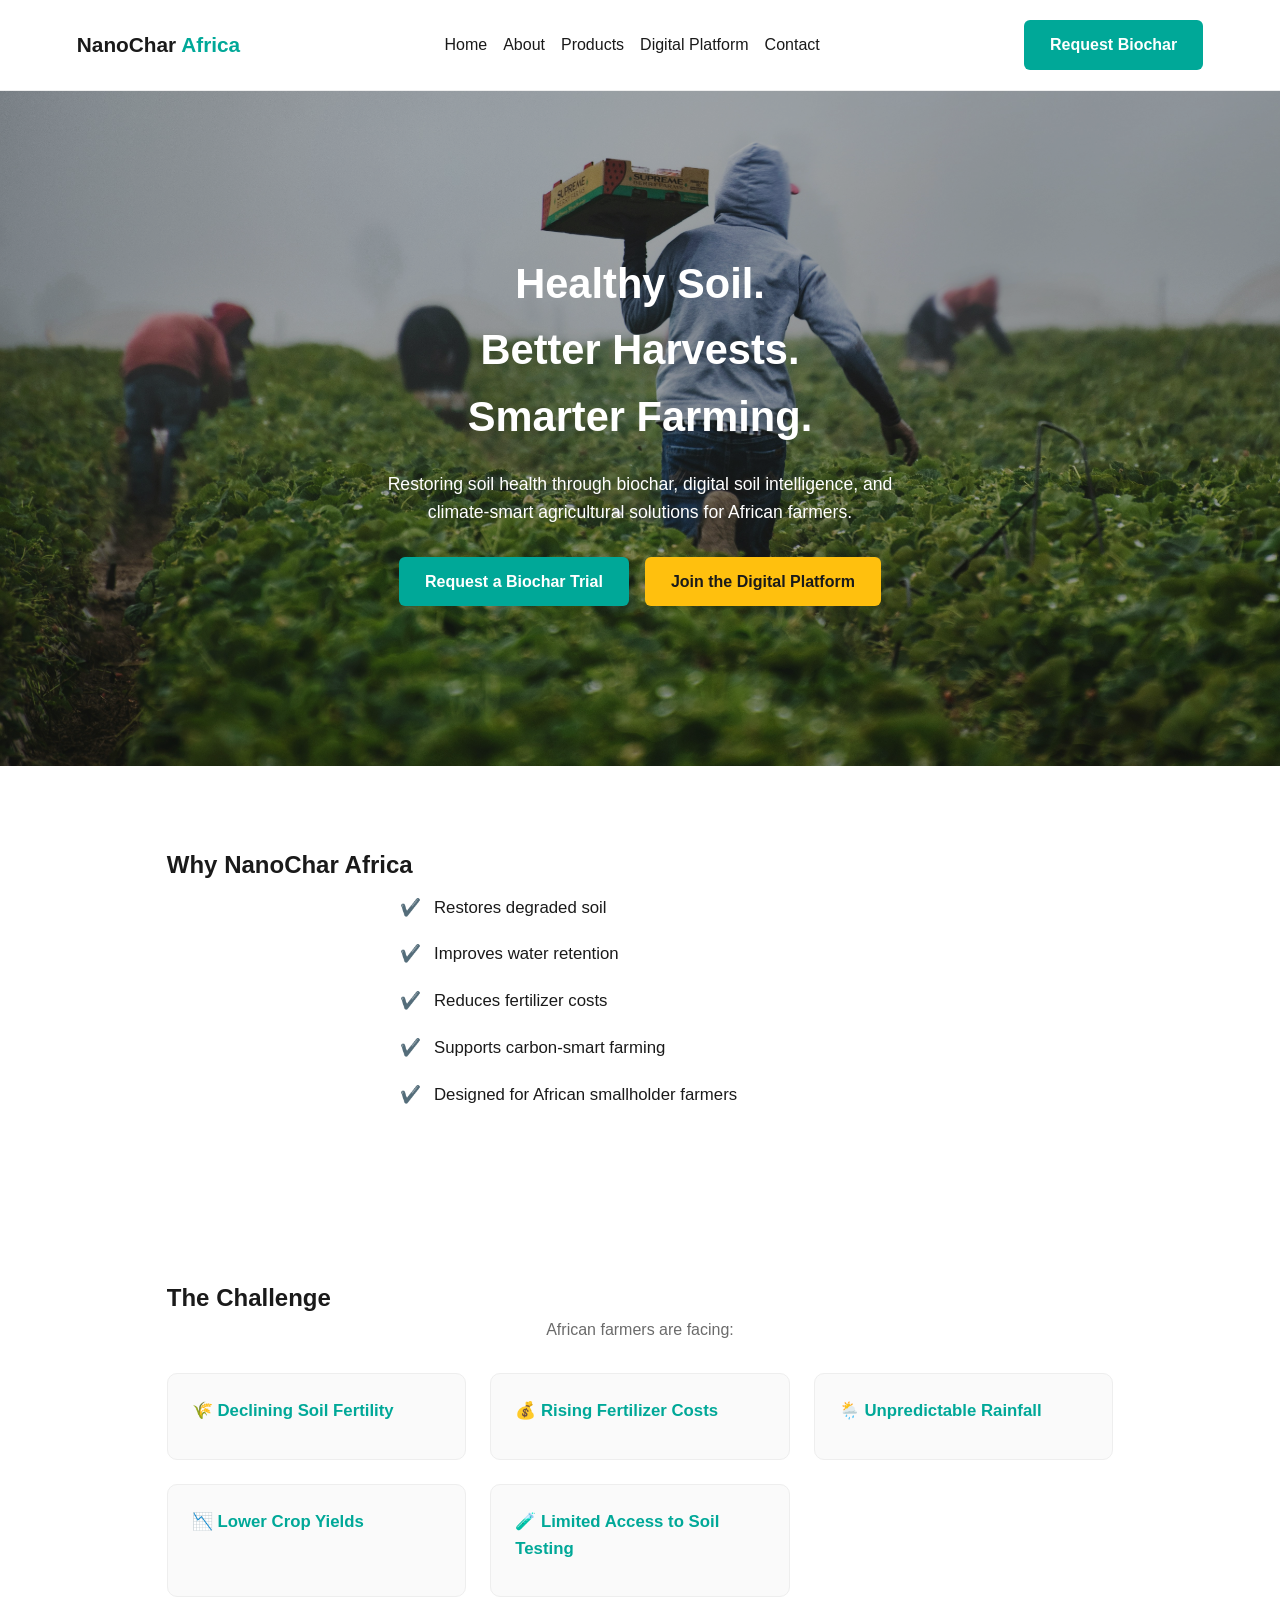
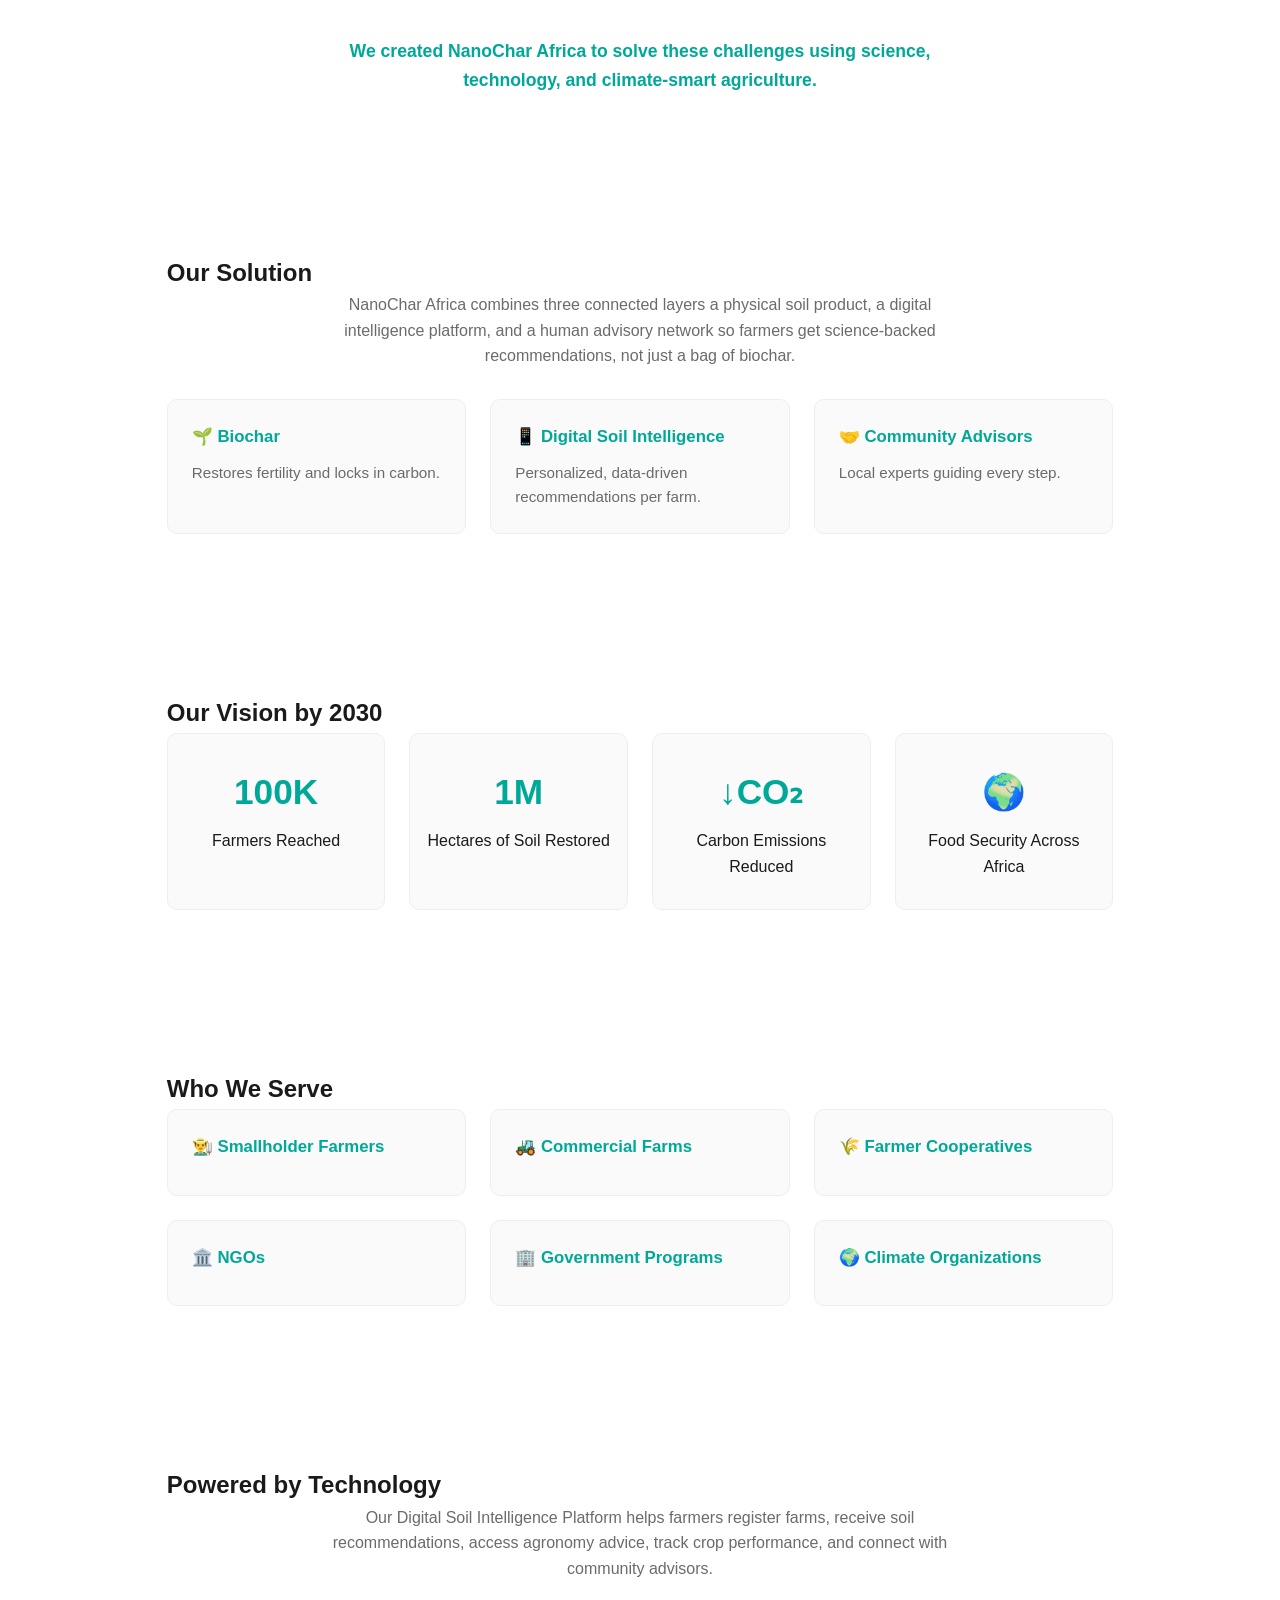
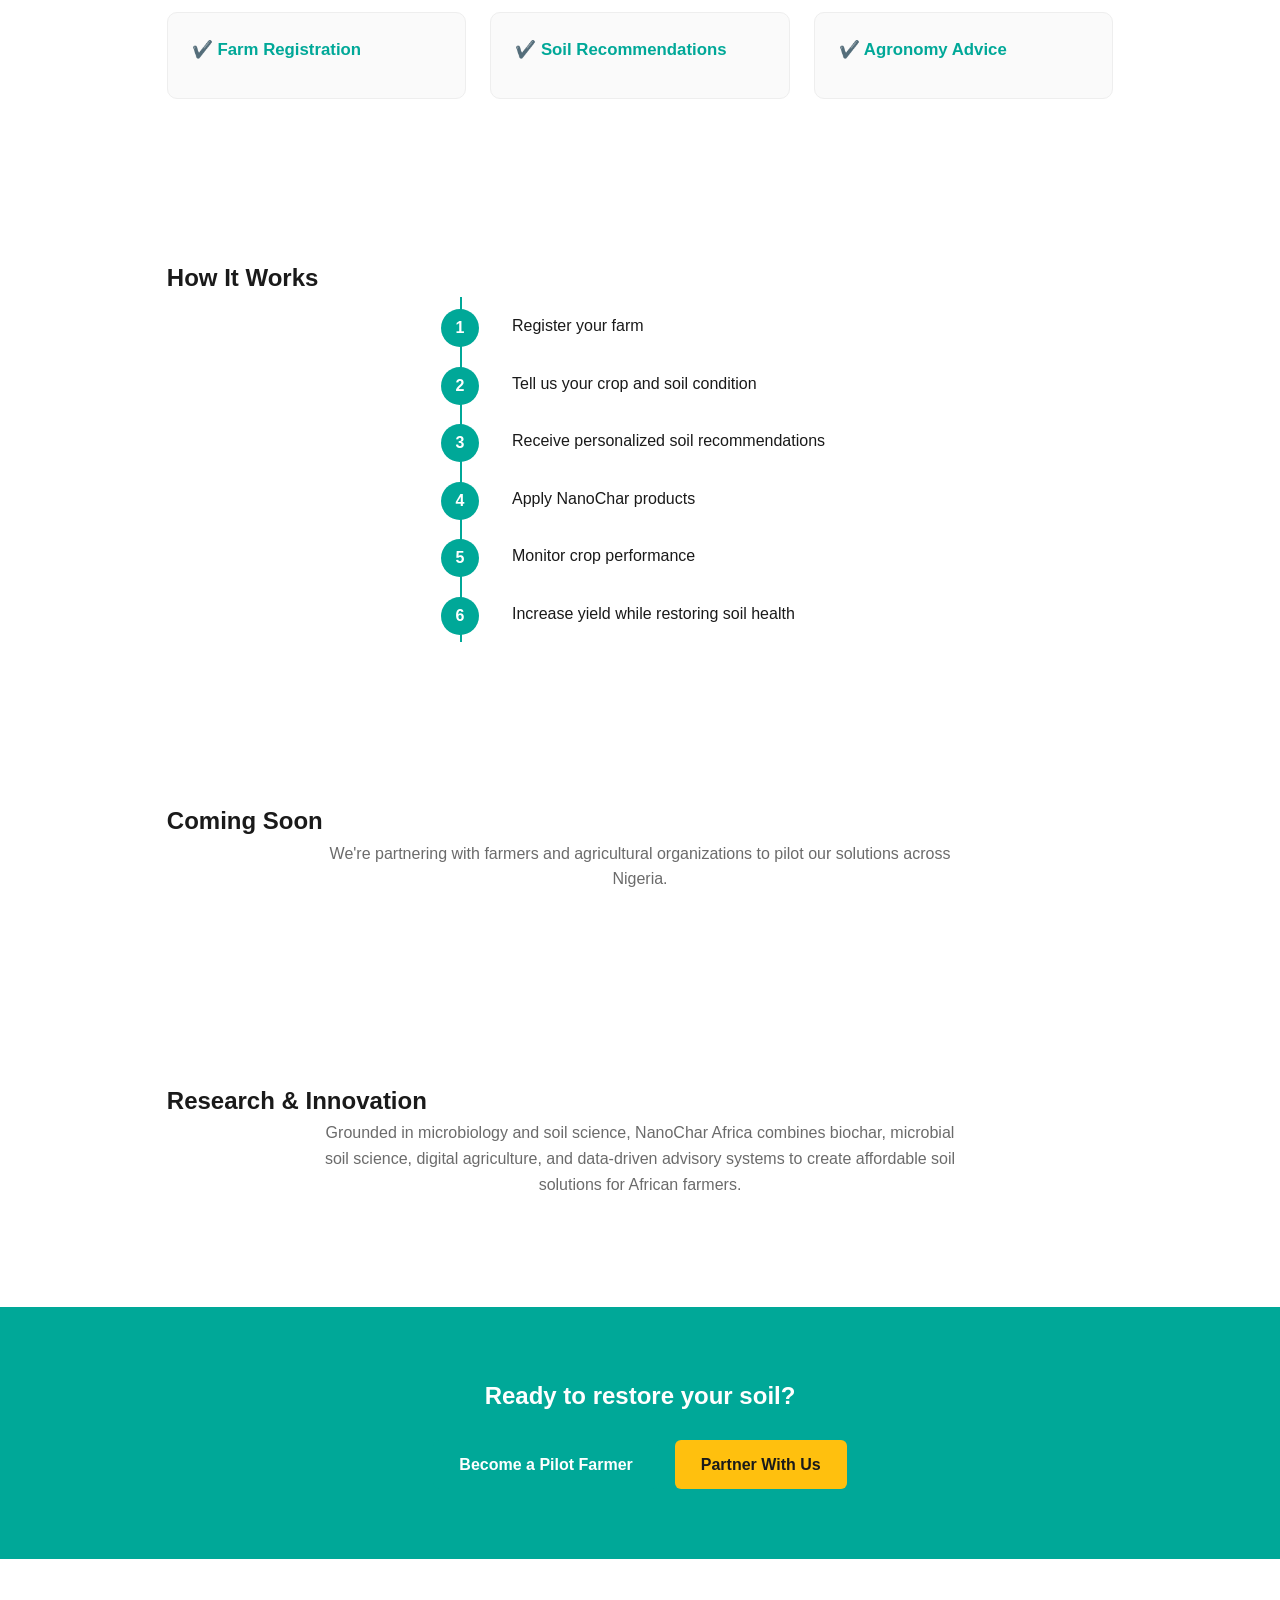
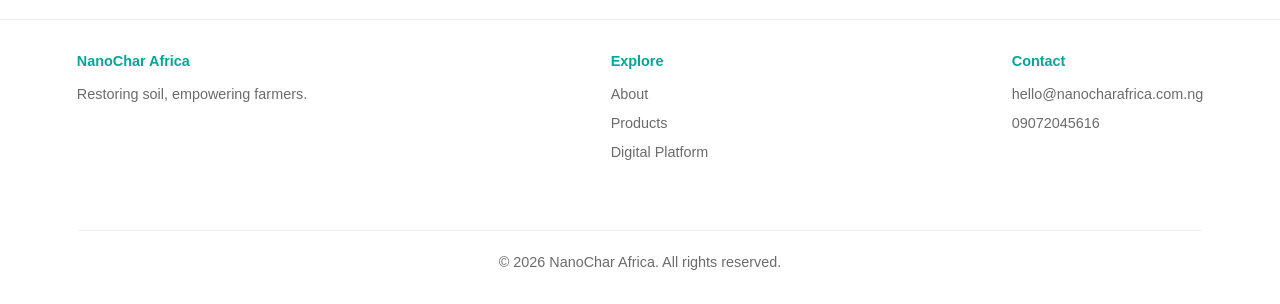
<file: index.html>
<!DOCTYPE html>
<html lang="en">
<head>
    <meta charset="UTF-8">
    <meta name="viewport" content="width=device-width, initial-scale=1.0">
  <title>NanoChar Africa | Healthy Soil, Better Harvests</title>
  <link rel="stylesheet" href="style.css">
<link rel="icon" type="image/png" href="images/logo.jpeg">
<a href="index.html" class="logo-group">
  

</a>
</head>
<body>
   <body>

  <!-- HEADER — unchanged from Day 1, keep as-is -->
  <header class="site-header">
  <div class="logo">NanoChar <span>Africa</span></div>
  <nav id="siteNav">
    <a href="../index.html">Home</a>
    <a href="pages/about.html">About</a>
    <a href="pages/products.html">Products</a>
    <a href="pages/platform.html">Digital Platform</a>
    <a href="pages/contact.html">Contact</a>
  </nav>
  <div class="header-actions">
    <a class="btn btn-primary" href="pages/contact.html">Request Biochar</a>
    <button class="hamburger" id="hamburgerBtn" aria-label="Toggle menu">
      <span></span><span></span><span></span>
    </button>
  </div>
</header>

  <!-- HERO — unchanged structure, updated button text -->
  <section class="hero">
    <div class="hero-text">
      <h1>Healthy Soil.<br>Better Harvests.<br>Smarter Farming.</h1>
      <p>Restoring soil health through biochar, digital soil intelligence,
         and climate-smart agricultural solutions for African farmers.</p>
      <div class="hero-buttons">
        <a href="pages/contact.html" class="btn btn-primary">Request a Biochar Trial</a>
        <a href="pages/platform.html" class="btn btn-secondary">Join the Digital Platform</a>
      </div>
    </div>
  </section>

  <!-- NEW: Why NanoChar Africa -->
  <section class="section">
    <h2 class="section-title">Why NanoChar Africa</h2>
    <ul class="check-list">
      <li>Restores degraded soil</li>
      <li>Improves water retention</li>
      <li>Reduces fertilizer costs</li>
      <li>Supports carbon-smart farming</li>
      <li>Designed for African smallholder farmers</li>
    </ul>
  </section>

  <!-- REPLACED: The Challenge (was 4 plain cards, now 5 with icons + bridge line) -->
  <section class="section">
    <h2 class="section-title">The Challenge</h2>
    <p class="section-intro">African farmers are facing:</p>
    <div class="card-grid card-grid-3">
      <div class="card"><h3>🌾 Declining Soil Fertility</h3></div>
      <div class="card"><h3>💰 Rising Fertilizer Costs</h3></div>
      <div class="card"><h3>🌦️ Unpredictable Rainfall</h3></div>
      <div class="card"><h3>📉 Lower Crop Yields</h3></div>
      <div class="card"><h3>🧪 Limited Access to Soil Testing</h3></div>
    </div>
    <p class="bridge-text">We created NanoChar Africa to solve these challenges using science, technology, and climate-smart agriculture.</p>
  </section>

  <!-- REPLACED: Our Solution (same 3 cards, now with an intro paragraph) -->
  <section class="section">
    <h2 class="section-title">Our Solution</h2>
    <p class="section-intro">
      NanoChar Africa combines three connected layers a physical soil product, a digital
      intelligence platform, and a human advisory network so farmers get science-backed
      recommendations, not just a bag of biochar.
    </p>
    <div class="card-grid card-grid-3">
      <div class="card"><h3>🌱 Biochar</h3><p>Restores fertility and locks in carbon.</p></div>
      <div class="card"><h3>📱 Digital Soil Intelligence</h3><p>Personalized, data-driven recommendations per farm.</p></div>
      <div class="card"><h3>🤝 Community Advisors</h3><p>Local experts guiding every step.</p></div>
    </div>
  </section>

  <!-- NEW: Our Vision (impact numbers) -->
  <section class="section">
    <h2 class="section-title">Our Vision by 2030</h2>
    <div class="card-grid card-grid-4">
      <div class="stat-card"><div class="stat-number">100K</div><p>Farmers Reached</p></div>
      <div class="stat-card"><div class="stat-number">1M</div><p>Hectares of Soil Restored</p></div>
      <div class="stat-card"><div class="stat-number">↓CO₂</div><p>Carbon Emissions Reduced</p></div>
      <div class="stat-card"><div class="stat-number">🌍</div><p>Food Security Across Africa</p></div>
    </div>
  </section>

  <!-- NEW: Who We Serve -->
  <section class="section">
    <h2 class="section-title">Who We Serve</h2>
    <div class="card-grid card-grid-3">
      <div class="card"><h3>👨‍🌾 Smallholder Farmers</h3></div>
      <div class="card"><h3>🚜 Commercial Farms</h3></div>
      <div class="card"><h3>🌾 Farmer Cooperatives</h3></div>
      <div class="card"><h3>🏛️ NGOs</h3></div>
      <div class="card"><h3>🏢 Government Programs</h3></div>
      <div class="card"><h3>🌍 Climate Organizations</h3></div>
    </div>
  </section>

  <!-- NEW: Powered by Technology -->
  <section class="section">
    <h2 class="section-title">Powered by Technology</h2>
    <p class="section-intro">
      Our Digital Soil Intelligence Platform helps farmers register farms, receive soil
      recommendations, access agronomy advice, track crop performance, and connect with
      community advisors.
    </p>
    <div class="card-grid card-grid-3">
      <div class="card"><h3>✔️ Farm Registration</h3></div>
      <div class="card"><h3>✔️ Soil Recommendations</h3></div>
      <div class="card"><h3>✔️ Agronomy Advice</h3></div>
    </div>
  </section>

  <!-- EXISTING: How It Works (unchanged CSS, updated to 6 steps) -->
  <section class="section">
    <h2 class="section-title">How It Works</h2>
    <ol class="steps">
      <li>Register your farm</li>
      <li>Tell us your crop and soil condition</li>
      <li>Receive personalized soil recommendations</li>
      <li>Apply NanoChar products</li>
      <li>Monitor crop performance</li>
      <li>Increase yield while restoring soil health</li>
    </ol>
  </section>

  <!-- NEW: Coming Soon (testimonial placeholder) -->
  <section class="section section-center">
    <h2 class="section-title">Coming Soon</h2>
    <p class="section-intro">
      We're partnering with farmers and agricultural organizations to pilot our solutions across Nigeria.
    </p>
  </section>

  <!-- NEW: Research & Innovation -->
  <section class="section">
    <h2 class="section-title">Research & Innovation</h2>
    <p class="section-intro">
      Grounded in microbiology and soil science, NanoChar Africa combines biochar,
      microbial soil science, digital agriculture, and data-driven advisory systems
      to create affordable soil solutions for African farmers.
    </p>
  </section>

  <!-- REPLACED: CTA banner (was Request Biochar / Register Platform) -->
  <section class="cta-banner">
    <h2>Ready to restore your soil?</h2>
    <div class="hero-buttons">
      <a href="pages/contact.html" class="btn btn-primary">Become a Pilot Farmer</a>
      <a href="pages/contact.html" class="btn btn-secondary">Partner With Us</a>
    </div>
  </section>

  <!-- REPLACED: Footer (was one line, now expanded) -->
  <footer class="site-footer footer-full">
    <div class="footer-col">
      <h4>NanoChar Africa</h4>
      <p>Restoring soil, empowering farmers.</p>
    </div>
    <div class="footer-col">
      <h4>Explore</h4>
      <a href="pages/about.html">About</a>
      <a href="pages/products.html">Products</a>
      <a href="pages/platform.html">Digital Platform</a>
    </div>
    <div class="footer-col">
      <h4>Contact</h4>
      <p>hello@nanocharafrica.com.ng</p>
      <p>09072045616</p>
    </div>
    <p class="footer-copyright">&copy; 2026 NanoChar Africa. All rights reserved.</p>
  </footer>

  <script src="script.js"></script>
</body>

</body>
</html>
</file>
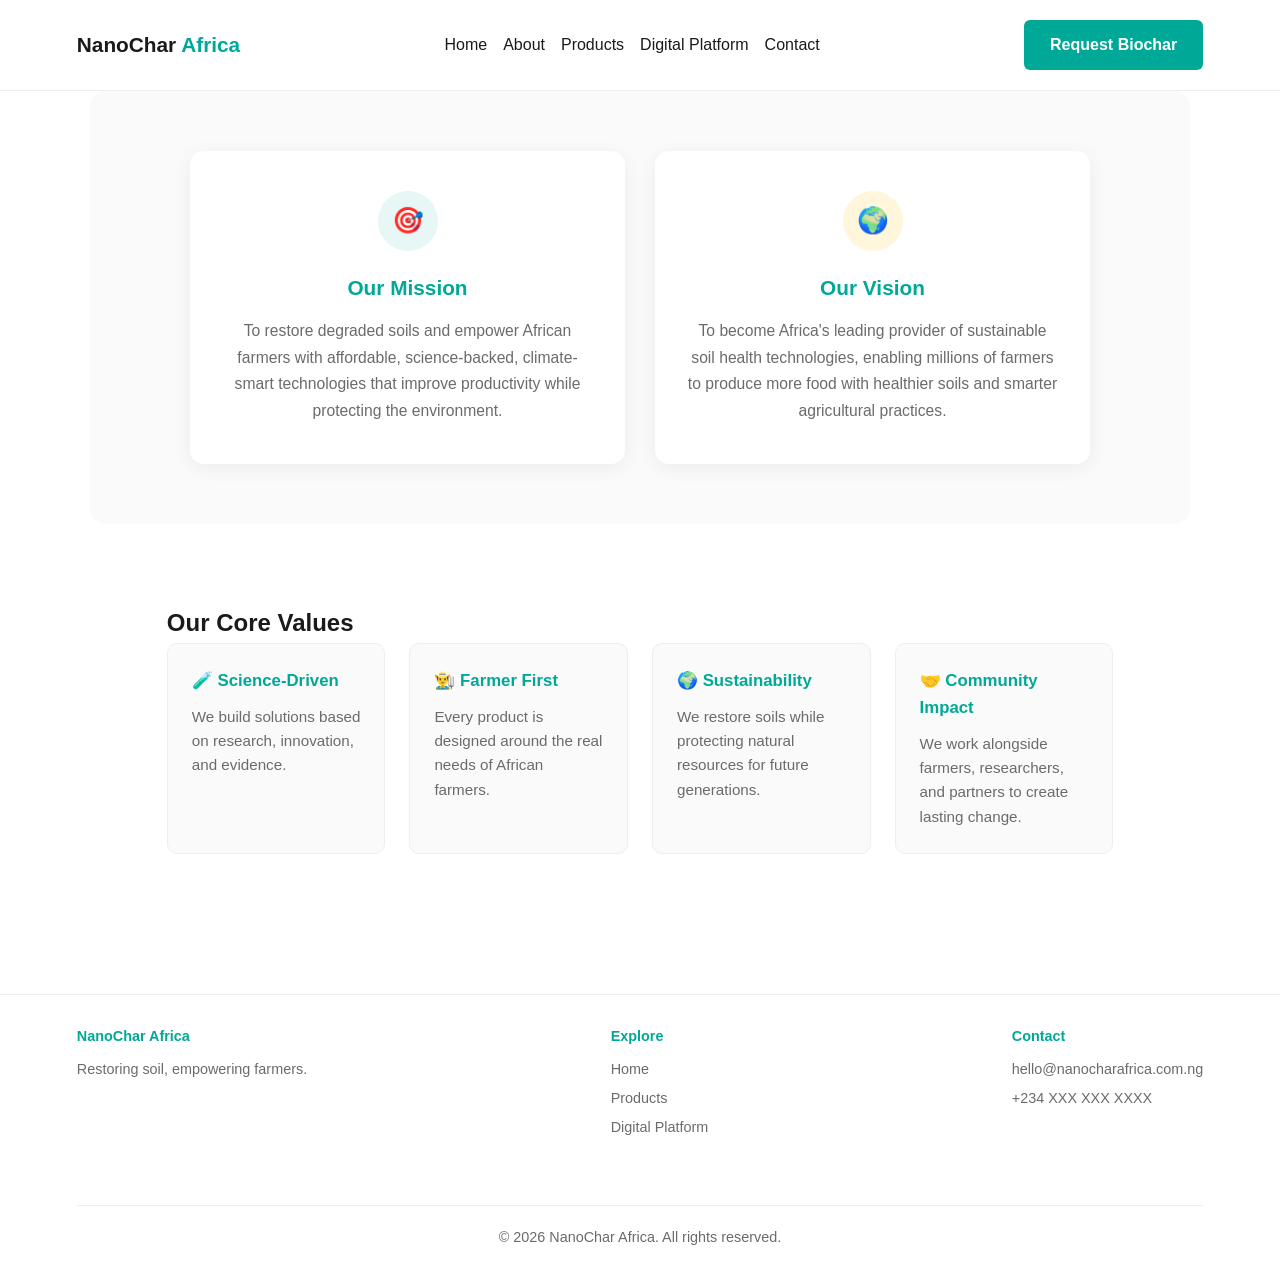
<file: pages/about.html>
<!DOCTYPE html>
<html lang="en">
<head>
    <meta charset="UTF-8">
    <meta name="viewport" content="width=device-width, initial-scale=1.0">
    <title>About NanoChar Africa</title>
    <link rel="stylesheet" href="../style.css">
      <link rel="icon" type="image/png" href="images/logo.jpeg">
</head>
<body>
   <body>

 <header class="site-header">
  <div class="logo">NanoChar <span>Africa</span></div>
  <nav id="siteNav">
    <a href="../index.html">Home</a>
    <a href="about.html">About</a>
    <a href="products.html">Products</a>
    <a href="platform.html">Digital Platform</a>
    <a href="contact.html">Contact</a>
  </nav>
  <div class="header-actions">
    <a class="btn btn-primary" href="contact.html">Request Biochar</a>
    <button class="hamburger" id="hamburgerBtn" aria-label="Toggle menu">
      <span></span><span></span><span></span>
    </button>
  </div>
</header>

  <!-- REPLACED: intro (was just "Our Mission" alone) -->
<section class="section mission-vision-section">
  <div class="mv-grid">
    <div class="mv-card mv-mission">
      <div class="mv-icon">🎯</div>
      <h3>Our Mission</h3>
      <p>To restore degraded soils and empower African farmers with affordable,
         science-backed, climate-smart technologies that improve productivity
         while protecting the environment.</p>
    </div>
    <div class="mv-card mv-vision">
      <div class="mv-icon">🌍</div>
      <h3>Our Vision</h3>
      <p>To become Africa's leading provider of sustainable soil health technologies,
         enabling millions of farmers to produce more food with healthier soils and
         smarter agricultural practices.</p>
    </div>
  </div>
</section>
 
  <!-- REPLACED: Our Values (was 3 plain cards, now 4 with descriptions) -->
  <section class="section">
    <h2 class="section-title">Our Core Values</h2>
    <div class="card-grid card-grid-4">
      <div class="card">
        <h3>🧪 Science-Driven</h3>
        <p>We build solutions based on research, innovation, and evidence.</p>
      </div>
      <div class="card">
        <h3>👨‍🌾 Farmer First</h3>
        <p>Every product is designed around the real needs of African farmers.</p>
      </div>
      <div class="card">
        <h3>🌍 Sustainability</h3>
        <p>We restore soils while protecting natural resources for future generations.</p>
      </div>
      <div class="card">
        <h3>🤝 Community Impact</h3>
        <p>We work alongside farmers, researchers, and partners to create lasting change.</p>
      </div>
    </div>
  </section>

  <!-- REPLACED: Footer — same expanded footer as index.html -->
  <footer class="site-footer footer-full">
    <div class="footer-col">
      <h4>NanoChar Africa</h4>
      <p>Restoring soil, empowering farmers.</p>
    </div>
    <div class="footer-col">
      <h4>Explore</h4>
      <a href="../index.html">Home</a>
      <a href="products.html">Products</a>
      <a href="platform.html">Digital Platform</a>
    </div>
    <div class="footer-col">
      <h4>Contact</h4>
      <p>hello@nanocharafrica.com.ng</p>
      <p>+234 XXX XXX XXXX</p>
    </div>
    <p class="footer-copyright">&copy; 2026 NanoChar Africa. All rights reserved.</p>
  </footer>

  <script src="../script.js"></script>
</body>
<script src="script.js"></script>
</body>
</html>
</file>
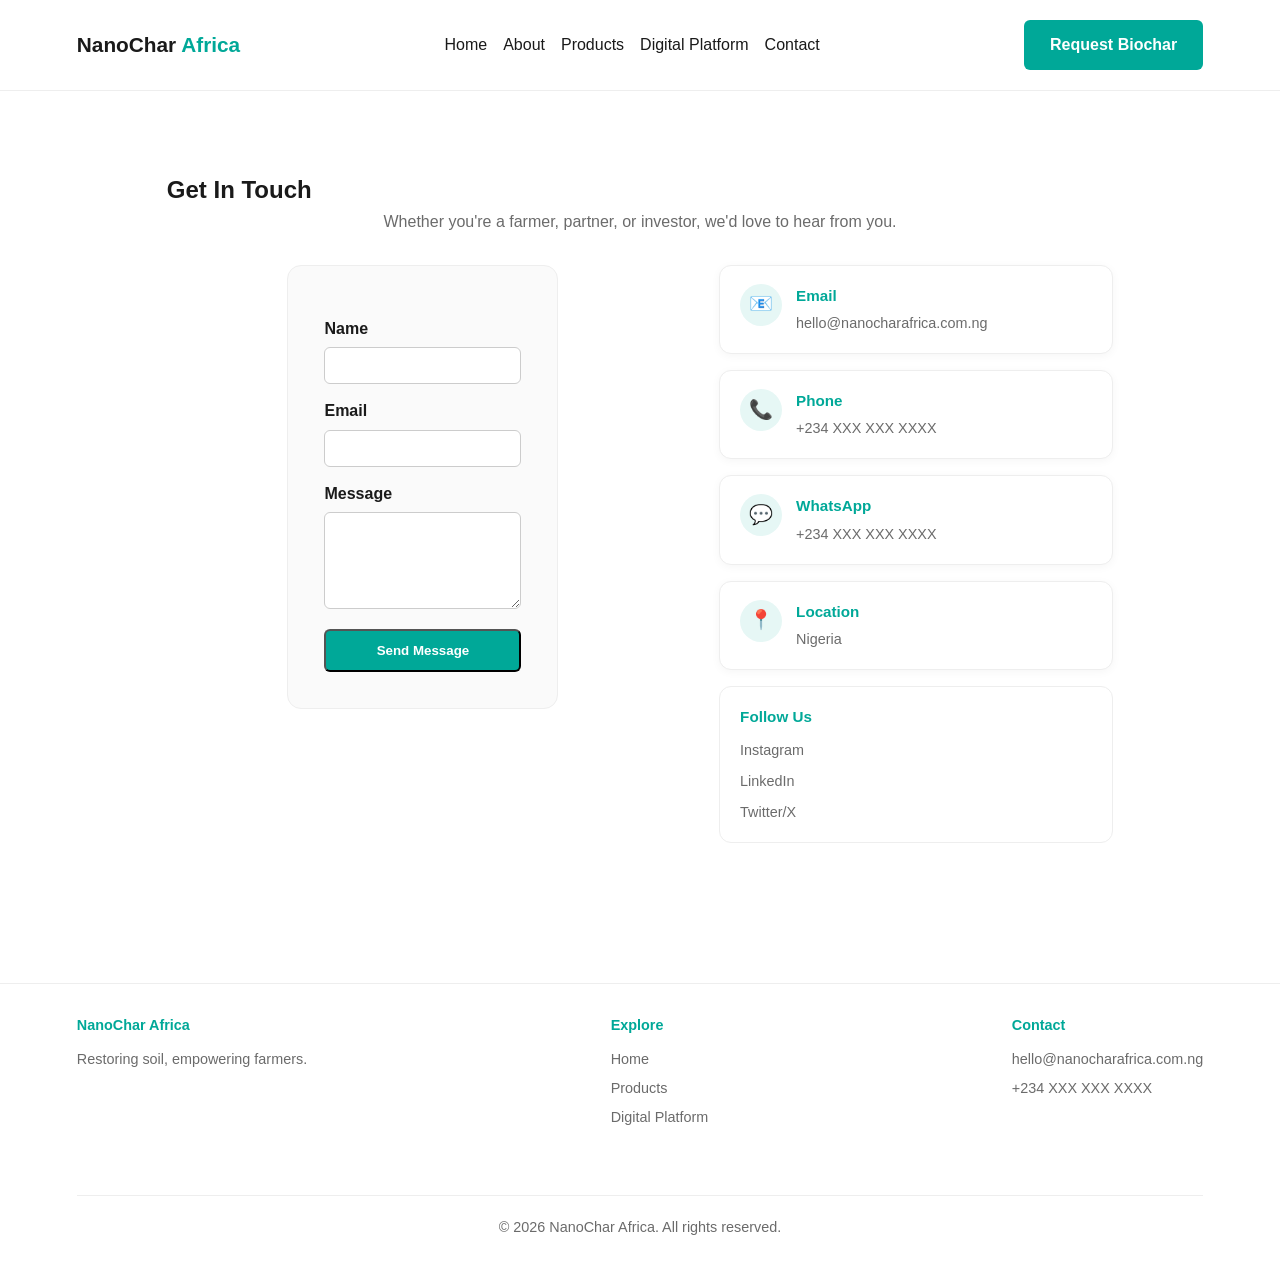
<file: pages/contact.html>
<!DOCTYPE html>
<html lang="en">
<head>
    <meta charset="UTF-8">
    <meta name="viewport" content="width=device-width, initial-scale=1.0">
    <title>Contact NanoChar Africa</title>
    <link rel="stylesheet" href="../style.css">
    <link rel="icon" type="image/png" href="images/logo.jpeg">
</head>
<body>
    
<header class="site-header">
  <div class="logo">NanoChar <span>Africa</span></div>
  <nav id="siteNav">
    <a href="../index.html">Home</a>
    <a href="about.html">About</a>
    <a href="products.html">Products</a>
    <a href="platform.html">Digital Platform</a>
    <a href="contact.html">Contact</a>
  </nav>
  <div class="header-actions">
    <a class="btn btn-primary" href="contact.html">Request Biochar</a>
    <button class="hamburger" id="hamburgerBtn" aria-label="Toggle menu">
      <span></span><span></span><span></span>
    </button>
  </div>
</header>

  
  <section class="section">
    <h2 class="section-title">Get In Touch</h2>
    <p class="section-intro">
      Whether you're a farmer, partner, or investor, we'd love to hear from you.
    </p>

    <div class="contact-grid">

      <!-- LEFT: the form -->
      <form class="contact-form contact-form-card" action="mailto:hello@nanocharafrica.com.ng" method="post" enctype="text/plain">
        <label>Name</label>
        <input type="text" name="name" required>
        <label>Email</label>
        <input type="email" name="email" required>
        <label>Message</label>
        <textarea name="message" rows="5" required></textarea>
        <button type="submit" class="btn btn-primary">Send Message</button>
      </form>

      <!-- RIGHT: contact info cards -->
      <div class="contact-info">
        <div class="contact-info-card">
          <div class="contact-icon">📧</div>
          <div>
            <h4>Email</h4>
            <p>hello@nanocharafrica.com.ng</p>
          </div>
        </div>
        <div class="contact-info-card">
          <div class="contact-icon">📞</div>
          <div>
            <h4>Phone</h4>
            <p>+234 XXX XXX XXXX</p>
          </div>
        </div>
        <div class="contact-info-card">
          <div class="contact-icon">💬</div>
          <div>
            <h4>WhatsApp</h4>
            <p>+234 XXX XXX XXXX</p>
          </div>
        </div>
        <div class="contact-info-card">
          <div class="contact-icon">📍</div>
          <div>
            <h4>Location</h4>
            <p>Nigeria</p>
          </div>
        </div>
        <div class="contact-social">
          <h4>Follow Us</h4>
          <div class="social-links">
            <a href="#">Instagram</a>
            <a href="#">LinkedIn</a>
            <a href="#">Twitter/X</a>
          </div>
        </div>
      </div>

    </div>
  </section>

  <!-- FOOTER — same expanded footer as your other pages -->
  <footer class="site-footer footer-full">
    <div class="footer-col">
      <h4>NanoChar Africa</h4>
      <p>Restoring soil, empowering farmers.</p>
    </div>
    <div class="footer-col">
      <h4>Explore</h4>
      <a href="../index.html">Home</a>
      <a href="products.html">Products</a>
      <a href="platform.html">Digital Platform</a>
    </div>
    <div class="footer-col">
      <h4>Contact</h4>
      <p>hello@nanocharafrica.com.ng</p>
      <p>+234 XXX XXX XXXX</p>
    </div>
    <p class="footer-copyright">&copy; 2026 NanoChar Africa. All rights reserved.</p>
  </footer>


</body>
</html>
</file>
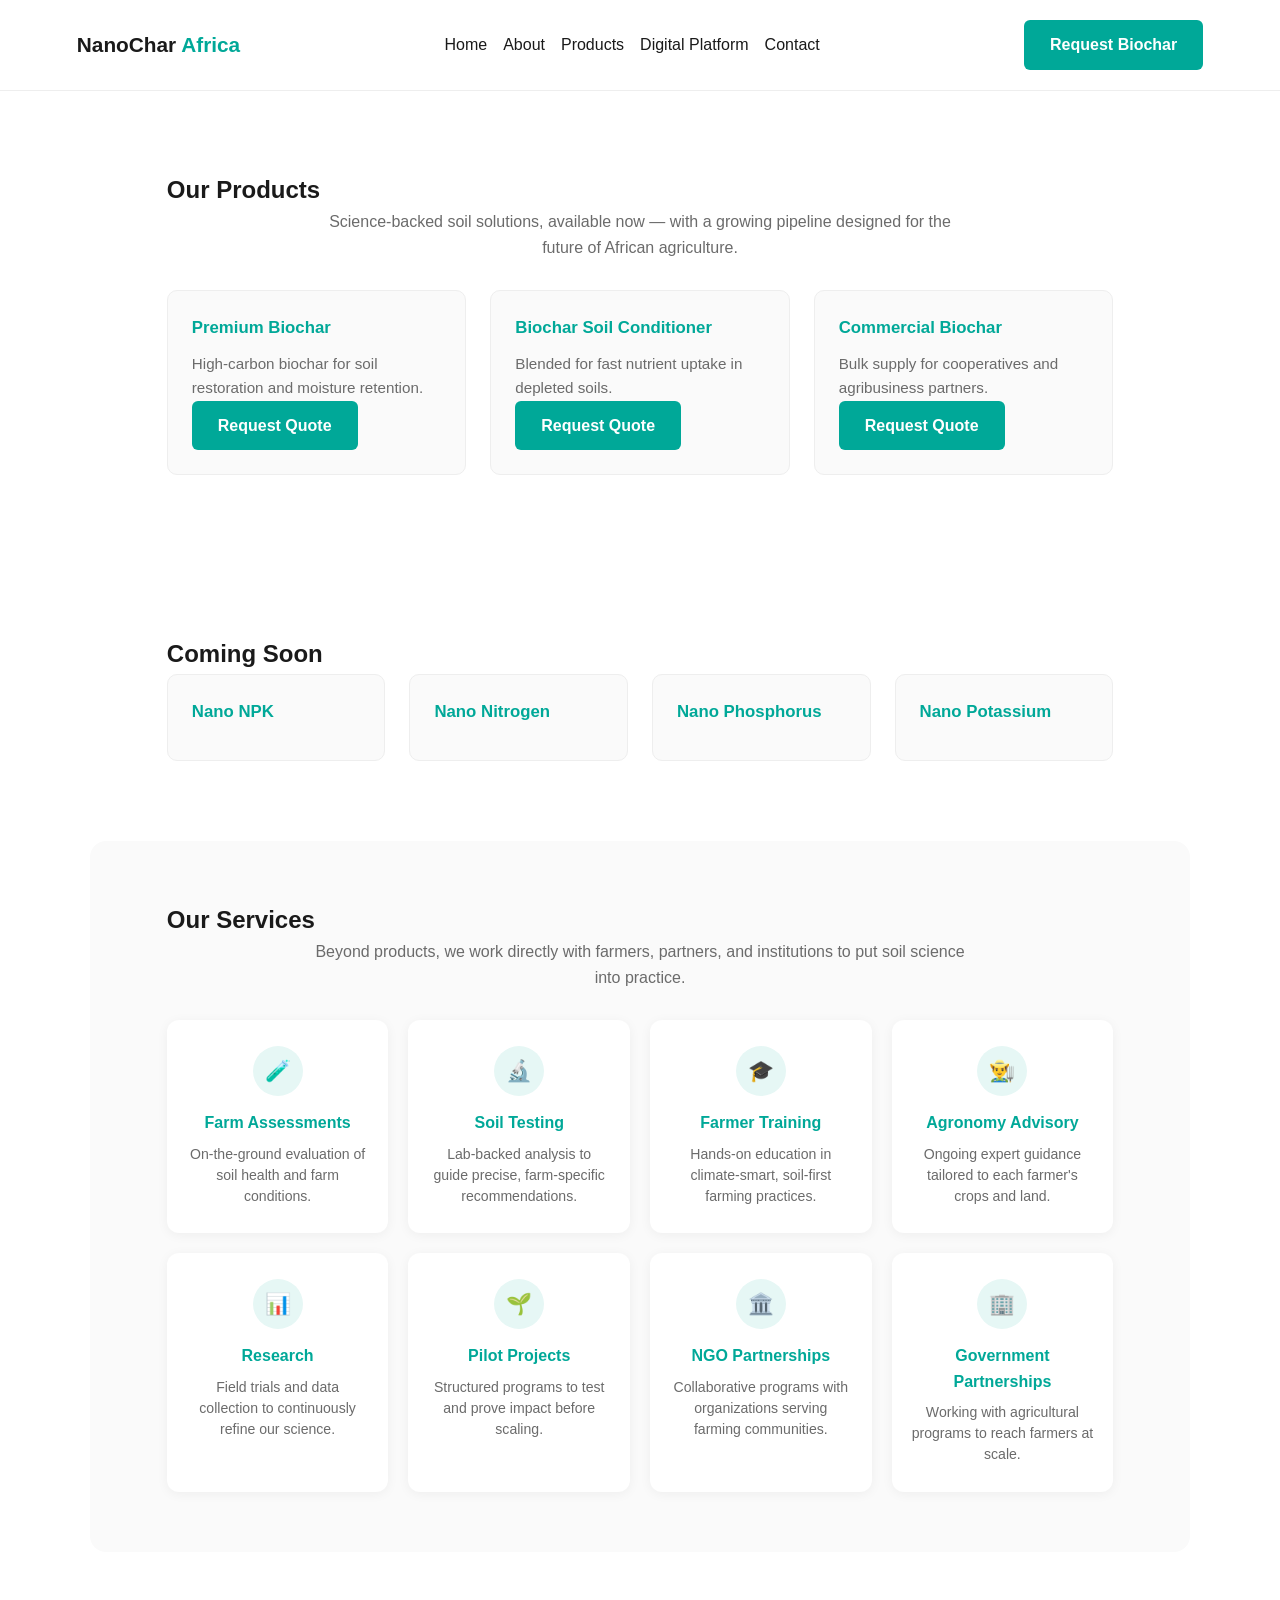
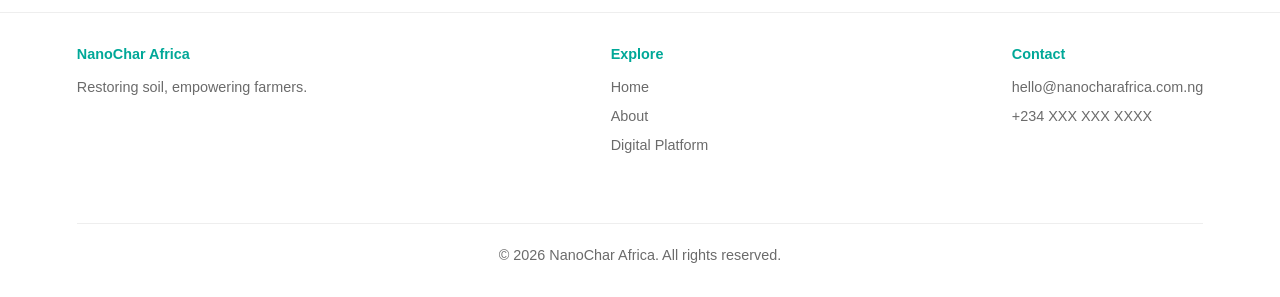
<file: pages/products.html>
<!DOCTYPE html>
<html lang="en">
<head>
    <meta charset="UTF-8">
    <meta name="viewport" content="width=device-width, initial-scale=1.0">
    <title>Products - NanoChar Africa</title>
    <link rel="stylesheet" href="../style.css">
    <link rel="icon" type="image/png" href="images/logo.jpeg">
</head>
<body>
  
 <header class="site-header">
  <div class="logo">NanoChar <span>Africa</span></div>
  <nav id="siteNav">
    <a href="../index.html">Home</a>
    <a href="about.html">About</a>
    <a href="products.html">Products</a>
    <a href="platform.html">Digital Platform</a>
    <a href="contact.html">Contact</a>
  </nav>
  <div class="header-actions">
    <a class="btn btn-primary" href="contact.html">Request Biochar</a>
    <button class="hamburger" id="hamburgerBtn" aria-label="Toggle menu">
      <span></span><span></span><span></span>
    </button>
  </div>
</header>

 
  <!-- Products intro -->
  <section class="section">
    <h2 class="section-title">Our Products</h2>
    <p class="section-intro">
      Science-backed soil solutions, available now — with a growing pipeline
      designed for the future of African agriculture.
    </p>
    <div class="card-grid card-grid-3">
      <div class="card">
        <h3>Premium Biochar</h3>
        <p>High-carbon biochar for soil restoration and moisture retention.</p>
        <a href="contact.html" class="btn btn-primary">Request Quote</a>
      </div>
      <div class="card">
        <h3>Biochar Soil Conditioner</h3>
        <p>Blended for fast nutrient uptake in depleted soils.</p>
        <a href="contact.html" class="btn btn-primary">Request Quote</a>
      </div>
      <div class="card">
        <h3>Commercial Biochar</h3>
        <p>Bulk supply for cooperatives and agribusiness partners.</p>
        <a href="contact.html" class="btn btn-primary">Request Quote</a>
      </div>
    </div>
  </section>

  <!-- Coming Soon pipeline -->
  <section class="section">
    <h2 class="section-title">Coming Soon</h2>
    <div class="card-grid card-grid-4">
      <div class="card"><h3>Nano NPK</h3></div>
      <div class="card"><h3>Nano Nitrogen</h3></div>
      <div class="card"><h3>Nano Phosphorus</h3></div>
      <div class="card"><h3>Nano Potassium</h3></div>
    </div>
  </section>

  <!-- NEW: Services section -->
  <section class="section services-section">
    <h2 class="section-title">Our Services</h2>
    <p class="section-intro">
      Beyond products, we work directly with farmers, partners, and institutions
      to put soil science into practice.
    </p>
    <div class="service-grid">
      <div class="service-card">
        <div class="service-icon">🧪</div>
        <h4>Farm Assessments</h4>
        <p>On-the-ground evaluation of soil health and farm conditions.</p>
      </div>
      <div class="service-card">
        <div class="service-icon">🔬</div>
        <h4>Soil Testing</h4>
        <p>Lab-backed analysis to guide precise, farm-specific recommendations.</p>
      </div>
      <div class="service-card">
        <div class="service-icon">🎓</div>
        <h4>Farmer Training</h4>
        <p>Hands-on education in climate-smart, soil-first farming practices.</p>
      </div>
      <div class="service-card">
        <div class="service-icon">👨‍🌾</div>
        <h4>Agronomy Advisory</h4>
        <p>Ongoing expert guidance tailored to each farmer's crops and land.</p>
      </div>
      <div class="service-card">
        <div class="service-icon">📊</div>
        <h4>Research</h4>
        <p>Field trials and data collection to continuously refine our science.</p>
      </div>
      <div class="service-card">
        <div class="service-icon">🌱</div>
        <h4>Pilot Projects</h4>
        <p>Structured programs to test and prove impact before scaling.</p>
      </div>
      <div class="service-card">
        <div class="service-icon">🏛️</div>
        <h4>NGO Partnerships</h4>
        <p>Collaborative programs with organizations serving farming communities.</p>
      </div>
      <div class="service-card">
        <div class="service-icon">🏢</div>
        <h4>Government Partnerships</h4>
        <p>Working with agricultural programs to reach farmers at scale.</p>
      </div>
    </div>
  </section>

  <!-- FOOTER — same expanded footer as your other pages -->
  <footer class="site-footer footer-full">
    <div class="footer-col">
      <h4>NanoChar Africa</h4>
      <p>Restoring soil, empowering farmers.</p>
    </div>
    <div class="footer-col">
      <h4>Explore</h4>
      <a href="../index.html">Home</a>
      <a href="about.html">About</a>
      <a href="platform.html">Digital Platform</a>
    </div>
    <div class="footer-col">
      <h4>Contact</h4>
      <p>hello@nanocharafrica.com.ng</p>
      <p>+234 XXX XXX XXXX</p>
    </div>
    <p class="footer-copyright">&copy; 2026 NanoChar Africa. All rights reserved.</p>
  </footer>

  <script src="../script.js"></script>

</body>
</html>
</file>
<file: style.css>
:root {
  --teal: #00A898;
  --gold: #FFC00E;
  --dark: #1A1A1A;
  --grey: #6B6B6B;
  --bg: #FFFFFF;
  --font: 'Segoe UI', 'Helvetica Neue', Arial, sans-serif;
}
 
* { margin: 0; padding: 0; box-sizing: border-box; }
 
body {
  font-family: var(--font);
  color: var(--dark);
  background: var(--bg);
  line-height: 1.6;
}
 
a { text-decoration: none; color: inherit; }
.site-header {
  display: flex;
  align-items: center;
  justify-content: space-between;
  padding: 20px 6%;
  border-bottom: 1px solid #eee;
  flex-wrap: wrap;
  row-gap: 12px;
}
.logo { font-weight: 700; font-size: 1.3rem; }
.logo span { color: var(--teal); }

.site-header nav {
  display: flex;
  gap: 16px;              /* was 28px — tighter on smaller windows */
  flex-wrap: wrap;
}

.site-header nav a:hover { color: var(--teal); }
 
.btn {
  display: inline-block;
  padding: 12px 26px;
  border-radius: 6px;
  font-weight: 600;
  cursor: pointer;
}
.btn-primary { background: var(--teal); color: white; }
.btn-primary:hover { background: #00877A; }
.btn-secondary { background: var(--gold); color: var(--dark); }
.btn-secondary:hover { background: #E6AC00; }
 
.site-footer {
  text-align: center;
  padding: 30px 6%;
  color: var(--grey);
  font-size: 0.9rem;
  border-top: 1px solid #eee;
  margin-top: 60px;
}

.hero {
  background: linear-gradient(rgba(0,0,0,0.35), rgba(0,0,0,0.35)),
              url('images/farm.png.jpg ') center/cover  ;   
  color: white;
  padding: 160px 6%;
  text-align: center;
}
.hero h1 { font-size: 2.6rem; margin-bottom: 20px; }
.hero p { max-width: 560px; margin: 0 auto 30px; font-size: 1.1rem; }
.hero-buttons { display: flex;
   gap: 16px; 
   justify-content: center;
   margin-top: 20px;
  }

.section{
  padding: 80px 6%; max-width: 1100px; margin: 0 auto;
}
section-title { 
  text-align: center;
  font-size: 2rem;
  margin-bottom: 40px;
 }
.card-grid { display: grid; gap: 24px; }
.card-grid-4 { grid-template-columns: repeat(4, 1fr); }
.card-grid-3 { grid-template-columns: repeat(3, 1fr); }
.card-grid-2 { grid-template-columns: repeat(2, 1fr); }
.card {
  background: #fafafa;
  border: 1px solid #eee;
  border-radius: 10px;
  padding: 24px;
}
.card h3 { color: var(--teal); margin-bottom: 10px; font-size: 1.05rem; }
.card p { color: var(--grey); font-size: 0.95rem; }

@media (max-width: 900px) {
  .card-grid-4, .card-grid-3, .card-grid-2 { grid-template-columns: 1fr 1fr; }
}
@media (max-width: 560px) {
  .card-grid-4, .card-grid-3, .card-grid-2 { grid-template-columns: 1fr; }
  .hero h1 { font-size: 1.9rem; }
}
.steps {
  list-style: none;
  max-width: 400px;
  margin: 0 auto;
  counter-reset: step;
}
.steps li {
  counter-increment: step;
  padding: 16px 0 16px 50px;
  position: relative;
  border-left: 2px solid var(--teal);
  margin-left: 20px;
}
.steps li::before {
  content: counter(step);
  position: absolute;
  left: -21px;
  top: 12px;
  width: 38px; height: 38px;
  background: var(--teal);
  color: white;
  border-radius: 50%;
  display: flex; align-items: center; justify-content: center;
  font-weight: 700;
}



.cta-banner {
  background: var(--teal);
  color: white;
  text-align: center;
  padding: 70px 6%;
}
.cta-banner h2 { margin-bottom: 24px; }

.demo-box {
  max-width: 480px;
  margin: 0 auto;
  background: #fafafa;
  border: 1px solid #eee;
  border-radius: 10px;
  padding: 30px;
}
.demo-box label { display: block; margin: 16px 0 6px; font-weight: 600; }
.demo-box select {
  width: 100%; padding: 10px; border-radius: 6px; border: 1px solid #ccc;
}
.demo-box button { margin-top: 20px; width: 100%; }
.result-box {
  margin-top: 20px;
  padding: 16px;
  background: #E6F7F5;
  border-left: 4px solid var(--teal);
  border-radius: 6px;
  font-size: 0.95rem;
}

.contact-form {
  max-width: 480px;
  margin: 0 auto;
  display: flex;
  flex-direction: column;
}
.contact-form label { margin: 14px 0 6px; font-weight: 600; }
.contact-form input, .contact-form textarea {
  padding: 10px; border-radius: 6px; border: 1px solid #ccc; font-family: var(--font);
}
.contact-form button { margin-top: 20px; }

/* --- New sections added for the enhanced Home page --- */

.section-intro {
  text-align: center;
  max-width: 650px;
  margin: 0 auto 30px;
  color: var(--grey);
}

.bridge-text {
  text-align: center;
  max-width: 600px;
  margin: 40px auto 0;
  font-weight: 600;
  color: var(--teal);
  font-size: 1.1rem;
}

.check-list {
  list-style: none;
  max-width: 480px;
  margin: 0 auto;
}
.check-list li {
  padding: 10px 0 10px 34px;
  position: relative;
  font-size: 1.05rem;
}
.check-list li::before {
  content: "✔️";
  position: absolute;
  left: 0;
}

.stat-card {
  text-align: center;
  padding: 30px 16px;
  background: #fafafa;
  border-radius: 10px;
  border: 1px solid #eee;
}
.stat-number {
  font-size: 2.2rem;
  font-weight: 800;
  color: var(--teal);
  margin-bottom: 8px;
}

.footer-full {
  display: flex;
  flex-wrap: wrap;
  justify-content: space-between;
  gap: 30px;
  text-align: left;
}
.footer-col h4 { margin-bottom: 10px; color: var(--teal); }
.footer-col a, .footer-col p { display: block; margin-bottom: 6px; color: var(--grey); font-size: 0.9rem; }
.footer-copyright {
  width: 100%;
  text-align: center;
  margin-top: 30px;
  border-top: 1px solid #eee;
  padding-top: 20px;
}

.mission-vision-section {
  background: #fafafa;
  border-radius: 16px;
  padding: 60px 6%;
}

.mv-grid {
  display: grid;
  grid-template-columns: repeat(2, 1fr);
  gap: 30px;
  max-width: 900px;
  margin: 0 auto;
}

.mv-card {
  background: white;
  border-radius: 14px;
  padding: 40px 32px;
  text-align: center;
  box-shadow: 0 4px 20px rgba(0,0,0,0.06);
  transition: transform 0.2s ease;
}
.mv-card:hover { transform: translateY(-4px); }

.mv-icon {
  width: 60px;
  height: 60px;
  border-radius: 50%;
  display: flex;
  align-items: center;
  justify-content: center;
  font-size: 1.6rem;
  margin: 0 auto 20px;
}
.mv-mission .mv-icon { background: #E6F7F5; }
.mv-vision .mv-icon { background: #FFF6DC; }

.mv-card h3 {
  color: var(--teal);
  font-size: 1.3rem;
  margin-bottom: 14px;
}
.mv-card p {
  color: var(--grey);
  font-size: 0.98rem;
  line-height: 1.7;
}

@media (max-width: 700px) {
  .mv-grid { grid-template-columns: 1fr; }
}
.contact-grid {
  display: grid;
  grid-template-columns: 1.3fr 1fr;
  gap: 40px;
  max-width: 950px;
  margin: 0 auto;
  align-items: start;
}

.contact-form-card {
  background: #fafafa;
  border: 1px solid #eee;
  border-radius: 14px;
  padding: 36px;
  max-width: none;
}

.contact-info {
  display: flex;
  flex-direction: column;
  gap: 16px;
}

.contact-info-card {
  display: flex;
  align-items: flex-start;
  gap: 14px;
  background: white;
  border: 1px solid #eee;
  border-radius: 12px;
  padding: 18px 20px;
  box-shadow: 0 2px 10px rgba(0,0,0,0.04);
}
.contact-icon {
  width: 42px;
  height: 42px;
  min-width: 42px;
  border-radius: 50%;
  background: #E6F7F5;
  display: flex;
  align-items: center;
  justify-content: center;
  font-size: 1.2rem;
}
.contact-info-card h4 { color: var(--teal); font-size: 0.95rem; margin-bottom: 4px; }
.contact-info-card p { color: var(--grey); font-size: 0.9rem; }

.contact-social {
  background: white;
  border: 1px solid #eee;
  border-radius: 12px;
  padding: 18px 20px;
}
.contact-social h4 { color: var(--teal); font-size: 0.95rem; margin-bottom: 10px; }
.social-links { display: flex; flex-direction: column; gap: 8px; }
.social-links a { color: var(--grey); font-size: 0.9rem; }
.social-links a:hover { color: var(--teal); }

@media (max-width: 800px) {
  .contact-grid { grid-template-columns: 1fr; }
}

.services-section { background: #fafafa; border-radius: 16px; padding: 60px 6%; }

.service-grid {
  display: grid;
  grid-template-columns: repeat(4, 1fr);
  gap: 20px;
  max-width: 1000px;
  margin: 0 auto;
}

.service-card {
  background: white;
  border-radius: 12px;
  padding: 26px 20px;
  text-align: center;
  box-shadow: 0 2px 12px rgba(0,0,0,0.05);
  transition: transform 0.2s ease;
}
.service-card:hover { transform: translateY(-4px); }

.service-icon {
  width: 50px;
  height: 50px;
  border-radius: 50%;
  background: #E6F7F5;
  display: flex;
  align-items: center;
  justify-content: center;
  font-size: 1.3rem;
  margin: 0 auto 14px;
}

.service-card h4 { color: var(--teal); font-size: 1rem; margin-bottom: 8px; }
.service-card p { color: var(--grey); font-size: 0.88rem; line-height: 1.5; }

@media (max-width: 900px) {
  .service-grid { grid-template-columns: 1fr 1fr; }
}
@media (max-width: 560px) {
  .service-grid { grid-template-columns: 1fr; }
}
.logo-group { display: flex; align-items: center; gap: 10px; }
.logo-text .teal { color: var(--teal); }

.platform-hero {
  text-align: center;
  padding: 70px 6% 50px;
  background: linear-gradient(135deg, #00A898 0%, #00877A 100%);
  color: white;
}
.platform-hero-icon {
  font-size: 2.5rem;
  margin-bottom: 14px;
  animation: floatIcon 3s ease-in-out infinite;
}
.platform-hero h1 { font-size: 2rem; margin-bottom: 10px; }
.platform-hero p { max-width: 480px; margin: 0 auto 20px; opacity: 0.92; }
.preview-badge {
  display: inline-block;
  background: rgba(255,255,255,0.15);
  border: 1px solid rgba(255,255,255,0.35);
  padding: 6px 16px;
  border-radius: 20px;
  font-size: 0.85rem;
}

@keyframes floatIcon {
  0%, 100% { transform: translateY(0); }
  50% { transform: translateY(-8px); }
}

.platform-section {
  display: flex;
  justify-content: center;
}

.glass-card {
  background: white;
  border: 1px solid #eee;
  border-radius: 18px;
  padding: 36px;
  max-width: 480px;
  width: 100%;
  box-shadow: 0 10px 40px rgba(0,0,0,0.06);
}

.card-header { display: flex; align-items: center; gap: 12px; margin-bottom: 20px; }
.card-icon {
  width: 42px; height: 42px;
  border-radius: 50%;
  background: #E6F7F5;
  display: flex; align-items: center; justify-content: center;
  font-size: 1.2rem;
}
.card-header h3 { color: var(--dark); font-size: 1.15rem; }

.glass-card label { display: block; margin: 14px 0 6px; font-weight: 600; font-size: 0.92rem; }
.glass-card select {
  width: 100%;
  padding: 12px 14px;
  border-radius: 8px;
  border: 1.5px solid #e2e2e2;
  font-family: var(--font);
  transition: border-color 0.2s ease, box-shadow 0.2s ease;
}
.glass-card select:focus {
  outline: none;
  border-color: var(--teal);
  box-shadow: 0 0 0 3px rgba(0,168,152,0.15);
}

.full-width { width: 100%; margin-top: 22px; }

.btn { transition: transform 0.15s ease, box-shadow 0.15s ease; }
.btn:hover { transform: translateY(-2px); box-shadow: 0 6px 16px rgba(0,0,0,0.12); }
.btn:active { transform: translateY(0); }

.result-box {
  margin-top: 22px;
  padding: 18px;
  background: #E6F7F5;
  border-left: 4px solid var(--teal);
  border-radius: 10px;
  font-size: 0.95rem;
  animation: fadeInUp 0.4s ease;
}

.fade-in-up { animation: fadeInUp 0.5s ease both; }

@keyframes fadeInUp {
  from { opacity: 0; transform: translateY(16px); }
  to { opacity: 1; transform: translateY(0); }
}

@media (max-width: 560px) {
  .glass-card { padding: 26px; }
}

/* --- Hamburger menu --- */
.header-actions { display: flex; align-items: center; gap: 16px; }
.hamburger {
  display: none;
  flex-direction: column;
  justify-content: center;
  gap: 5px;
  width: 32px; height: 32px;
  background: none; border: none; cursor: pointer;
}
.hamburger span {
  width: 100%; height: 2.5px;
  background: var(--dark);
  border-radius: 2px;
  transition: transform 0.3s ease, opacity 0.3s ease;
}
.hamburger.active span:nth-child(1) { transform: translateY(7.5px) rotate(45deg); }
.hamburger.active span:nth-child(2) { opacity: 0; }
.hamburger.active span:nth-child(3) { transform: translateY(-7.5px) rotate(-45deg); }

@media (max-width: 900px) {
  .hamburger { display: flex; }
  .site-header nav {
    position: absolute;
    top: 100%; left: 0; right: 0;
    background: white;
    flex-direction: column;
    gap: 0;
    max-height: 0;
    overflow: hidden;
    transition: max-height 0.35s ease;
    border-bottom: 1px solid #eee;
  }
  .site-header nav.nav-open { max-height: 300px; }
  .site-header nav a { padding: 16px 6%; border-top: 1px solid #f2f2f2; }
}

/* --- Sticky header with scroll shadow --- */
.site-header { position: sticky; top: 0; z-index: 100; background: white; transition: box-shadow 0.3s ease; }
.site-header.scrolled { box-shadow: 0 4px 20px rgba(0,0,0,0.08); }

/* --- Scroll-reveal --- */
.reveal { opacity: 0; transform: translateY(24px); transition: opacity 0.6s ease, transform 0.6s ease; }
.reveal-visible { opacity: 1; transform: translateY(0); }

/* --- Hover effects, unified across all card types --- */
.card, .service-card, .mv-card, .stat-card, .contact-info-card {
  transition: transform 0.25s ease, box-shadow 0.25s ease;
}
.card:hover, .service-card:hover, .mv-card:hover, .stat-card:hover, .contact-info-card:hover {
  transform: translateY(-6px);
  box-shadow: 0 12px 30px rgba(0,0,0,0.08);
}
.glass-card { transition: box-shadow 0.25s ease; }
.glass-card:hover { box-shadow: 0 14px 44px rgba(0,0,0,0.09); }

/* --- Back to top button --- */
#backToTopBtn {
  position: fixed; bottom: 24px; right: 24px;
  width: 46px; height: 46px;
  border-radius: 50%;
  background: var(--teal); color: white; border: none;
  font-size: 1.3rem; cursor: pointer;
  opacity: 0; visibility: hidden; transform: translateY(10px);
  transition: opacity 0.3s ease, transform 0.3s ease, visibility 0.3s ease;
  z-index: 200;
  box-shadow: 0 6px 20px rgba(0,0,0,0.15);
}
#backToTopBtn.visible { opacity: 1; visibility: visible; transform: translateY(0); }
#backToTopBtn:hover { background: #00877A; }

/* --- Platform page hero --- */
.platform-hero {
  text-align: center;
  padding: 70px 6% 50px;
  background: linear-gradient(135deg, #00A898 0%, #00877A 100%);
  color: white;
}
.platform-hero-icon {
  font-size: 2.5rem;
  margin-bottom: 14px;
  animation: floatIcon 3s ease-in-out infinite;
}
.platform-hero h1 { font-size: 2rem; margin-bottom: 10px; }
.platform-hero p { max-width: 480px; margin: 0 auto 20px; opacity: 0.92; }
.preview-badge {
  display: inline-block;
  background: rgba(255,255,255,0.15);
  border: 1px solid rgba(255,255,255,0.35);
  padding: 6px 16px;
  border-radius: 20px;
  font-size: 0.85rem;
}

@keyframes floatIcon {
  0%, 100% { transform: translateY(0); }
  50% { transform: translateY(-8px); }
}

/* --- Platform layout --- */
.platform-section {
  display: flex;
  flex-direction: column;
  align-items: center;
  gap: 30px;
}

/* --- Glass-style cards --- */
.glass-card {
  background: white;
  border: 1px solid #eee;
  border-radius: 18px;
  padding: 36px;
  max-width: 480px;
  width: 100%;
  box-shadow: 0 10px 40px rgba(0,0,0,0.06);
  transition: box-shadow 0.25s ease;
}
.glass-card:hover { box-shadow: 0 14px 44px rgba(0,0,0,0.09); }

.card-header { display: flex; align-items: center; gap: 12px; margin-bottom: 20px; }
.card-icon {
  width: 42px; height: 42px;
  border-radius: 50%;
  background: #E6F7F5;
  display: flex; align-items: center; justify-content: center;
  font-size: 1.2rem;
}
.card-header h3 { color: var(--dark); font-size: 1.15rem; }

.glass-card label { display: block; margin: 14px 0 6px; font-weight: 600; font-size: 0.92rem; }
.glass-card input, .glass-card select {
  width: 100%;
  padding: 12px 14px;
  border-radius: 8px;
  border: 1.5px solid #e2e2e2;
  font-family: var(--font);
  transition: border-color 0.2s ease, box-shadow 0.2s ease;
}
.glass-card input:focus, .glass-card select:focus {
  outline: none;
  border-color: var(--teal);
  box-shadow: 0 0 0 3px rgba(0,168,152,0.15);
}

.btn-row { display: flex; gap: 12px; margin-top: 22px; }
.btn-row .btn { flex: 1; }
.full-width { width: 100%; margin-top: 20px; }

.auth-message { margin-top: 14px; font-size: 0.9rem; color: var(--teal); min-height: 20px; }

.sub-heading { margin: 28px 0 12px; color: var(--dark); font-size: 1.05rem; }
.divider-line { height: 1px; background: #eee; margin: 30px 0; }

.farms-list p {
  background: #fafafa;
  border-radius: 8px;
  padding: 12px 14px;
  margin-bottom: 8px;
  font-size: 0.92rem;
  animation: fadeInUp 0.4s ease;
}

.result-box {
  margin-top: 22px;
  padding: 18px;
  background: #E6F7F5;
  border-left: 4px solid var(--teal);
  border-radius: 10px;
  font-size: 0.95rem;
  animation: fadeInUp 0.4s ease;
}

.fade-in-up { animation: fadeInUp 0.5s ease both; }

@keyframes fadeInUp {
  from { opacity: 0; transform: translateY(16px); }
  to { opacity: 1; transform: translateY(0); }
}

@media (max-width: 560px) {
  .btn-row { flex-direction: column; }
  .glass-card { padding: 26px; }
}
</file>
